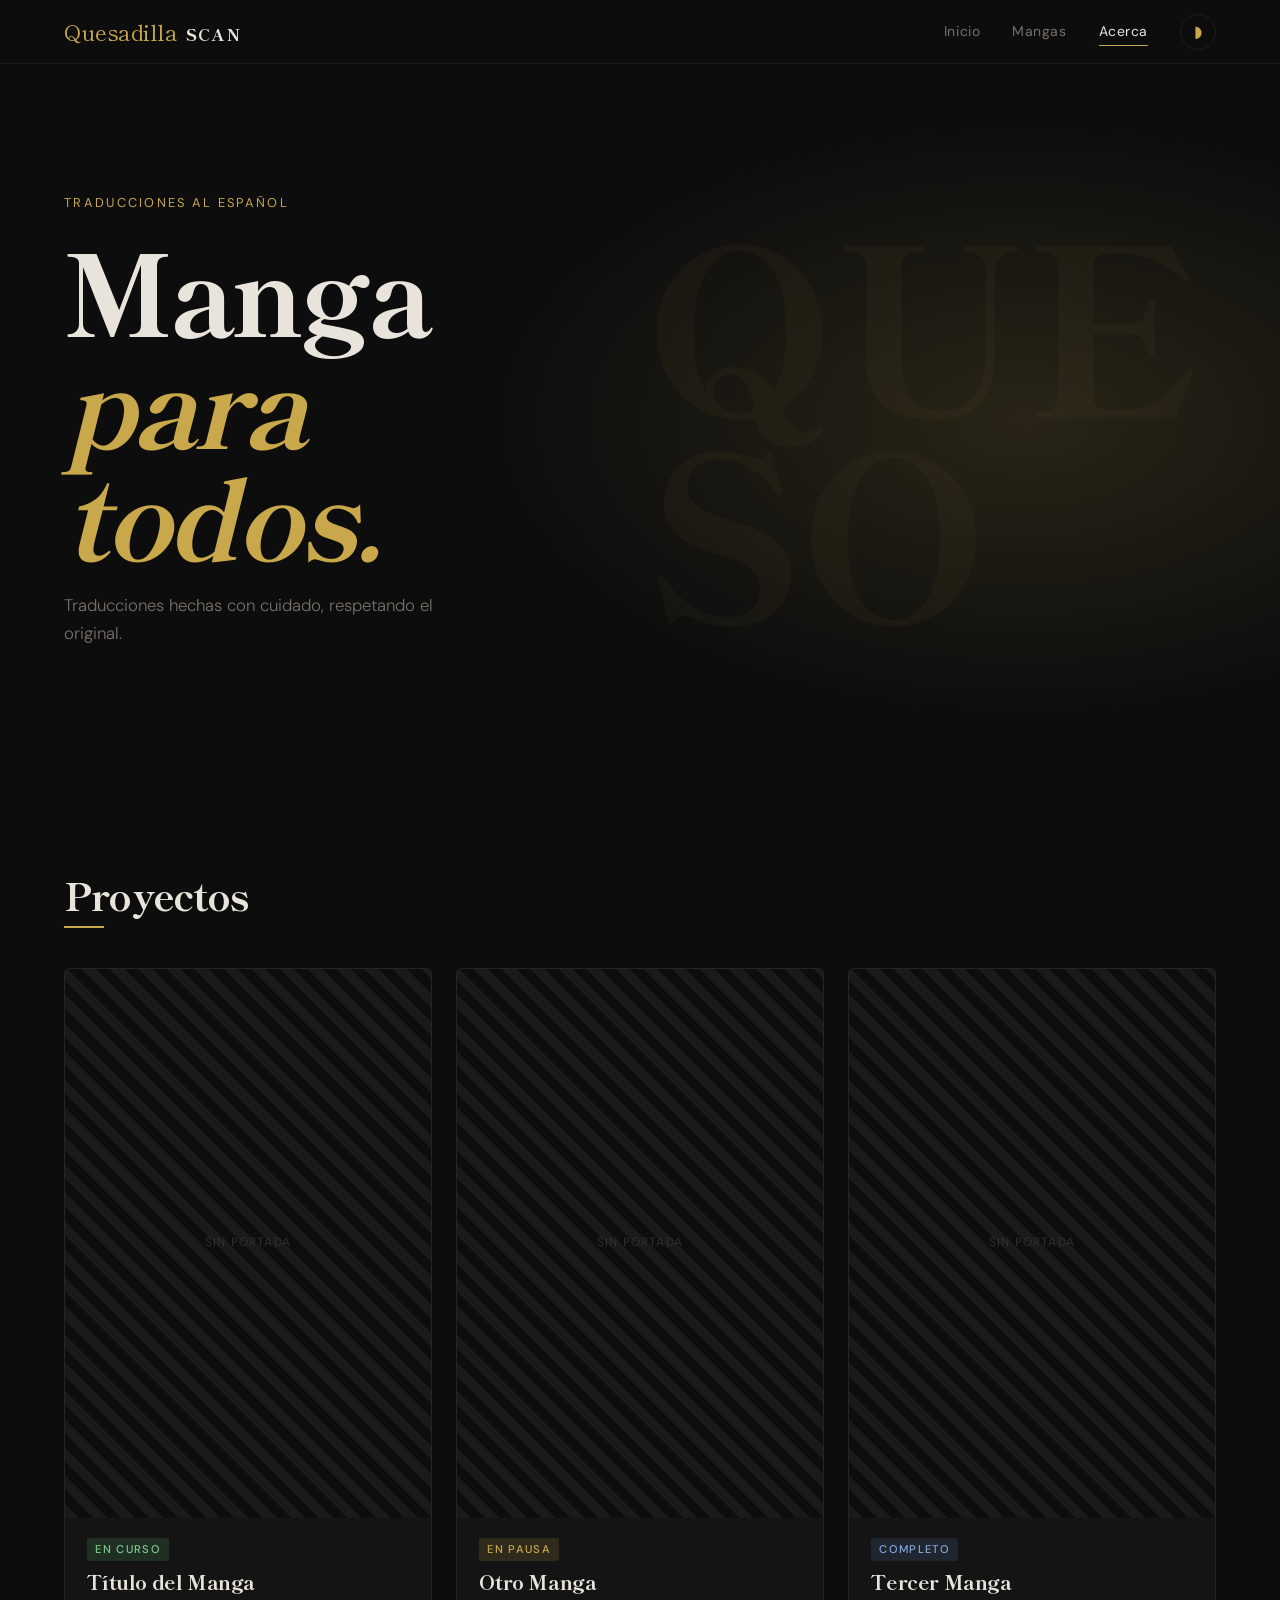
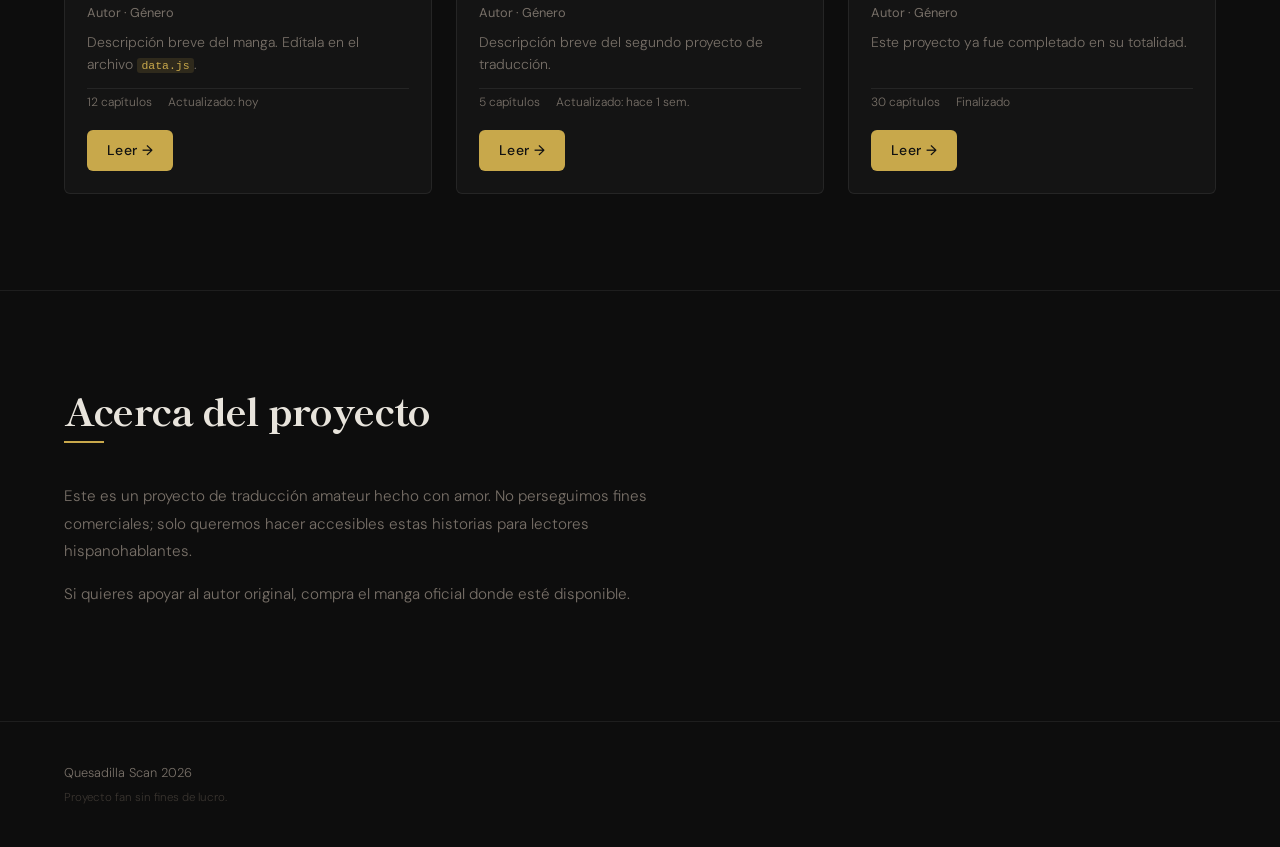
<file: index.html>
<!DOCTYPE html>
<html lang="es" data-theme="dark">
<head>
  <meta charset="UTF-8" />
  <meta name="viewport" content="width=device-width, initial-scale=1.0" />
  <title>Quesadilla Scan</title>
  <link rel="preconnect" href="https://fonts.googleapis.com" />
  <link rel="preconnect" href="https://fonts.gstatic.com" crossorigin />
  <link href="https://fonts.googleapis.com/css2?family=Shippori+Mincho:wght@400;600;800&family=DM+Sans:wght@300;400;500&display=swap" rel="stylesheet" />
  <link rel="stylesheet" href="style.css" />
</head>
<body>

  <!-- HEADER -->
  <header class="site-header">
    <a href="index.html" class="logo">
      <span class="logo-jp">Quesadilla </span>
      <span class="logo-text">Scan</span>
    </a>
    <nav class="nav-links">
      <a href="index.html" class="nav-link active">Inicio</a>
      <a href="#mangas" class="nav-link">Mangas</a>
      <a href="#about" class="nav-link">Acerca</a>
    </nav>
    <button class="theme-toggle" id="themeToggle" aria-label="Cambiar tema">
      <span class="theme-icon sun">☀</span>
      <span class="theme-icon moon">◗</span>
    </button>
  </header>

  <!-- HERO -->
  <section class="hero">
    <div class="hero-content">
      <p class="hero-eyebrow">Traducciones al español</p>
      <h1 class="hero-title">Manga<br /><em>para todos.</em></h1>
      <p class="hero-sub">Traducciones hechas con cuidado, respetando el original.</p>
    </div>
    <div class="hero-deco" aria-hidden="true">
      <span class="deco-char">QUE</span>
      <span class="deco-char">SO</span>
    </div>
  </section>

  <!-- MANGA GRID -->
  <main id="mangas" class="manga-section">
    <h2 class="section-title">Proyectos</h2>

    <div class="manga-grid" id="mangaGrid">

      <!-- Card ejemplo 1 -->
      <article class="manga-card">
        <div class="manga-cover placeholder-cover">
          <span class="placeholder-text">Sin portada</span>
        </div>
        <div class="manga-info">
          <span class="manga-status status-active">En curso</span>
          <h3 class="manga-title">Título del Manga</h3>
          <p class="manga-author">Autor · Género</p>
          <p class="manga-desc">Descripción breve del manga. Edítala en el archivo <code>data.js</code>.</p>
          <div class="manga-meta">
            <span>12 capítulos</span>
            <span>Actualizado: hoy</span>
          </div>
          <a href="manga.html" class="btn-primary">Leer →</a>
        </div>
      </article>

      <!-- Card ejemplo 2 -->
      <article class="manga-card">
        <div class="manga-cover placeholder-cover">
          <span class="placeholder-text">Sin portada</span>
        </div>
        <div class="manga-info">
          <span class="manga-status status-hiatus">En pausa</span>
          <h3 class="manga-title">Otro Manga</h3>
          <p class="manga-author">Autor · Género</p>
          <p class="manga-desc">Descripción breve del segundo proyecto de traducción.</p>
          <div class="manga-meta">
            <span>5 capítulos</span>
            <span>Actualizado: hace 1 sem.</span>
          </div>
          <a href="manga.html" class="btn-primary">Leer →</a>
        </div>
      </article>

      <!-- Card ejemplo 3 -->
      <article class="manga-card">
        <div class="manga-cover placeholder-cover">
          <span class="placeholder-text">Sin portada</span>
        </div>
        <div class="manga-info">
          <span class="manga-status status-complete">Completo</span>
          <h3 class="manga-title">Tercer Manga</h3>
          <p class="manga-author">Autor · Género</p>
          <p class="manga-desc">Este proyecto ya fue completado en su totalidad.</p>
          <div class="manga-meta">
            <span>30 capítulos</span>
            <span>Finalizado</span>
          </div>
          <a href="manga.html" class="btn-primary">Leer →</a>
        </div>
      </article>

    </div>
  </main>

  <!-- ABOUT -->
  <section id="about" class="about-section">
    <div class="about-inner">
      <h2 class="section-title">Acerca del proyecto</h2>
      <p>Este es un proyecto de traducción amateur hecho con amor. No perseguimos fines comerciales; solo queremos hacer accesibles estas historias para lectores hispanohablantes.</p>
      <p>Si quieres apoyar al autor original, compra el manga oficial donde esté disponible.</p>
    </div>
  </section>

  <!-- FOOTER -->
  <footer class="site-footer">
    <p>Quesadilla Scan <span id="year"></span></p>
    <p class="footer-small">Proyecto fan sin fines de lucro.</p>
  </footer>

  <script src="main.js"></script>
</body>
</html>
</file>
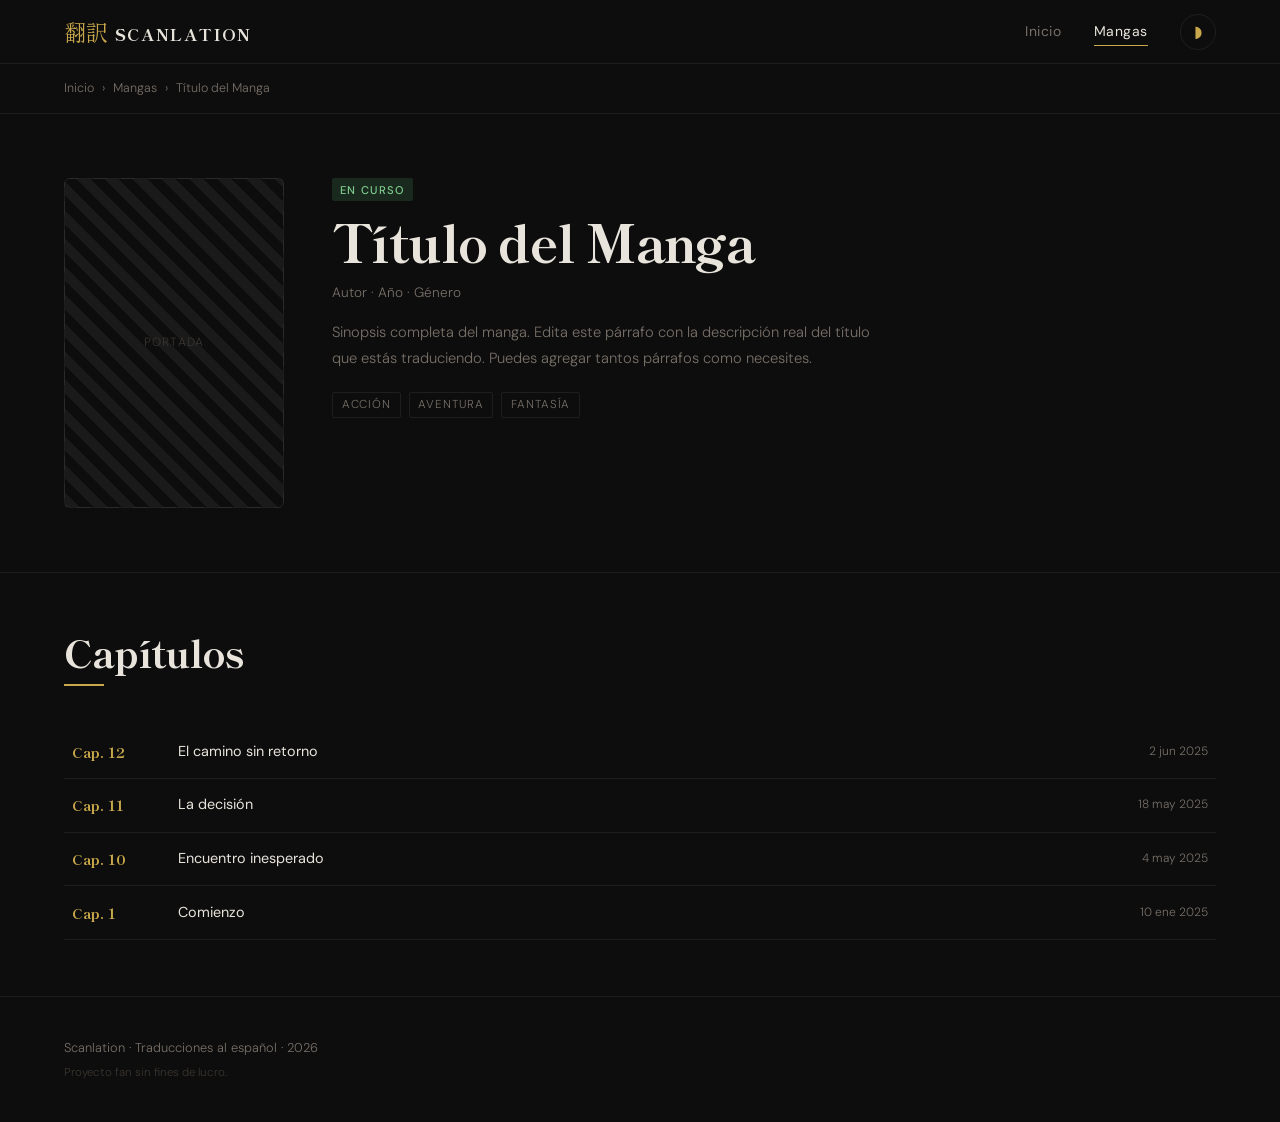
<file: manga.html>
<!DOCTYPE html>
<html lang="es" data-theme="dark">
<head>
  <meta charset="UTF-8" />
  <meta name="viewport" content="width=device-width, initial-scale=1.0" />
  <title>Título del Manga — Scanlation</title>
  <link rel="preconnect" href="https://fonts.googleapis.com" />
  <link rel="preconnect" href="https://fonts.gstatic.com" crossorigin />
  <link href="https://fonts.googleapis.com/css2?family=Shippori+Mincho:wght@400;600;800&family=DM+Sans:wght@300;400;500&display=swap" rel="stylesheet" />
  <link rel="stylesheet" href="style.css" />
  <link rel="stylesheet" href="manga.css" />
</head>
<body>

  <!-- HEADER (mismo que index) -->
  <header class="site-header">
    <a href="index.html" class="logo">
      <span class="logo-jp">翻訳</span>
      <span class="logo-text">Scanlation</span>
    </a>
    <nav class="nav-links">
      <a href="index.html" class="nav-link">Inicio</a>
      <a href="index.html#mangas" class="nav-link active">Mangas</a>
    </nav>
    <button class="theme-toggle" id="themeToggle" aria-label="Cambiar tema">
      <span class="theme-icon sun">☀</span>
      <span class="theme-icon moon">◗</span>
    </button>
  </header>

  <!-- BREADCRUMB -->
  <div class="breadcrumb">
    <a href="index.html">Inicio</a>
    <span>›</span>
    <a href="index.html#mangas">Mangas</a>
    <span>›</span>
    <span>Título del Manga</span>
  </div>

  <!-- MANGA INFO -->
  <section class="manga-detail">
    <div class="detail-cover">
      <div class="placeholder-cover detail-placeholder">
        <span class="placeholder-text">Portada</span>
      </div>
    </div>
    <div class="detail-info">
      <span class="manga-status status-active">En curso</span>
      <h1 class="detail-title">Título del Manga</h1>
      <p class="detail-author">Autor · Año · Género</p>
      <p class="detail-desc">
        Sinopsis completa del manga. Edita este párrafo con la descripción real del título que estás traduciendo. Puedes agregar tantos párrafos como necesites.
      </p>
      <div class="detail-tags">
        <span class="tag">Acción</span>
        <span class="tag">Aventura</span>
        <span class="tag">Fantasía</span>
      </div>
    </div>
  </section>

  <!-- CHAPTER LIST -->
  <section class="chapter-section">
    <h2 class="section-title">Capítulos</h2>
    <ul class="chapter-list" id="chapterList">

      <li class="chapter-item">
        <a href="reader.html?manga=titulo&cap=12" class="chapter-link">
          <span class="chapter-num">Cap. 12</span>
          <span class="chapter-name">El camino sin retorno</span>
          <span class="chapter-date">2 jun 2025</span>
        </a>
      </li>

      <li class="chapter-item">
        <a href="reader.html?manga=titulo&cap=11" class="chapter-link">
          <span class="chapter-num">Cap. 11</span>
          <span class="chapter-name">La decisión</span>
          <span class="chapter-date">18 may 2025</span>
        </a>
      </li>

      <li class="chapter-item">
        <a href="reader.html?manga=titulo&cap=10" class="chapter-link">
          <span class="chapter-num">Cap. 10</span>
          <span class="chapter-name">Encuentro inesperado</span>
          <span class="chapter-date">4 may 2025</span>
        </a>
      </li>

      <li class="chapter-item">
        <a href="reader.html?manga=titulo&cap=1" class="chapter-link">
          <span class="chapter-num">Cap. 1</span>
          <span class="chapter-name">Comienzo</span>
          <span class="chapter-date">10 ene 2025</span>
        </a>
      </li>

    </ul>
  </section>

  <footer class="site-footer">
    <p>Scanlation · Traducciones al español · <span id="year"></span></p>
    <p class="footer-small">Proyecto fan sin fines de lucro.</p>
  </footer>

  <script src="main.js"></script>
</body>
</html>
</file>
<file: style.css>
/* ─── RESET & BASE ─────────────────────────────────────────── */
*, *::before, *::after { box-sizing: border-box; margin: 0; padding: 0; }

/* ─── TOKENS ────────────────────────────────────────────────── */
:root {
  --accent:       #c8a84b;
  --accent-dim:   #a8883a;
  --accent-glow:  rgba(200, 168, 75, 0.15);

  /* dark (default) */
  --bg:           #0d0d0d;
  --bg-card:      #141414;
  --bg-hover:     #1a1a1a;
  --border:       rgba(255,255,255,0.07);
  --text:         #e8e4dc;
  --text-muted:   #787068;
  --text-faint:   #3a3530;
  --deco-color:   rgba(200,168,75,0.04);

  --radius:       6px;
  --transition:   0.22s ease;
}

[data-theme="light"] {
  --bg:           #f5f3ef;
  --bg-card:      #ffffff;
  --bg-hover:     #f0ede8;
  --border:       rgba(0,0,0,0.08);
  --text:         #1a1714;
  --text-muted:   #7a736a;
  --text-faint:   #d8d0c8;
  --deco-color:   rgba(200,168,75,0.06);
}

/* ─── TYPOGRAPHY ────────────────────────────────────────────── */
html { font-size: 16px; scroll-behavior: smooth; }

body {
  font-family: 'DM Sans', sans-serif;
  font-weight: 300;
  background: var(--bg);
  color: var(--text);
  line-height: 1.65;
  transition: background var(--transition), color var(--transition);
  min-height: 100vh;
}

h1, h2, h3 {
  font-family: 'Shippori Mincho', serif;
  font-weight: 800;
  line-height: 1.15;
}

code {
  font-size: 0.82em;
  background: var(--accent-glow);
  color: var(--accent);
  padding: 0.1em 0.35em;
  border-radius: 3px;
}

/* ─── HEADER ────────────────────────────────────────────────── */
.site-header {
  position: sticky;
  top: 0;
  z-index: 100;
  display: flex;
  align-items: center;
  gap: 2rem;
  padding: 0 clamp(1.5rem, 5vw, 4rem);
  height: 64px;
  background: var(--bg);
  border-bottom: 1px solid var(--border);
  transition: background var(--transition), border-color var(--transition);
}

.logo {
  display: flex;
  align-items: baseline;
  gap: 0.5rem;
  text-decoration: none;
  color: var(--text);
}

.logo-jp {
  font-family: 'Shippori Mincho', serif;
  font-size: 1.4rem;
  color: var(--accent);
  letter-spacing: -0.02em;
}

.logo-text {
  font-family: 'Shippori Mincho', serif;
  font-weight: 800;
  font-size: 1.05rem;
  letter-spacing: 0.08em;
  text-transform: uppercase;
}

.nav-links {
  display: flex;
  gap: 2rem;
  margin-left: auto;
}

.nav-link {
  text-decoration: none;
  color: var(--text-muted);
  font-size: 0.875rem;
  font-weight: 400;
  letter-spacing: 0.04em;
  transition: color var(--transition);
  position: relative;
}

.nav-link::after {
  content: '';
  position: absolute;
  bottom: -3px;
  left: 0;
  width: 0;
  height: 1px;
  background: var(--accent);
  transition: width var(--transition);
}

.nav-link:hover,
.nav-link.active {
  color: var(--text);
}

.nav-link:hover::after,
.nav-link.active::after {
  width: 100%;
}

/* ─── THEME TOGGLE ──────────────────────────────────────────── */
.theme-toggle {
  width: 36px;
  height: 36px;
  border-radius: 50%;
  border: 1px solid var(--border);
  background: transparent;
  cursor: pointer;
  display: grid;
  place-items: center;
  transition: border-color var(--transition), background var(--transition);
  flex-shrink: 0;
}

.theme-toggle:hover {
  background: var(--bg-hover);
  border-color: var(--accent);
}

.theme-icon {
  position: absolute;
  font-size: 1rem;
  line-height: 1;
  transition: opacity 0.2s, transform 0.2s;
  color: var(--accent);
}

[data-theme="dark"] .sun  { opacity: 0; transform: scale(0.5); }
[data-theme="dark"] .moon { opacity: 1; transform: scale(1); }
[data-theme="light"] .sun  { opacity: 1; transform: scale(1); }
[data-theme="light"] .moon { opacity: 0; transform: scale(0.5); }

/* ─── HERO ──────────────────────────────────────────────────── */
.hero {
  position: relative;
  overflow: hidden;
  min-height: 50vh;
  display: flex;
  align-items: center;
  padding: clamp(4rem, 10vw, 8rem) clamp(1.5rem, 5vw, 4rem);
}

.hero::before {
  content: '';
  position: absolute;
  inset: 0;
  background: radial-gradient(ellipse 60% 60% at 80% 50%, var(--accent-glow), transparent 70%);
  pointer-events: none;
}

.hero-content {
  position: relative;
  z-index: 1;
  max-width: 560px;
}

.hero-eyebrow {
  font-size: 0.8rem;
  letter-spacing: 0.18em;
  text-transform: uppercase;
  color: var(--accent);
  margin-bottom: 1.2rem;
  font-weight: 400;
}

.hero-title {
  font-size: clamp(3.5rem, 9vw, 7rem);
  line-height: 1;
  margin-bottom: 1.5rem;
  letter-spacing: -0.03em;
}

.hero-title em {
  font-style: italic;
  color: var(--accent);
}

.hero-sub {
  font-size: 1.05rem;
  color: var(--text-muted);
  max-width: 380px;
  font-weight: 300;
}

/* decorative kanji */
.hero-deco {
  position: absolute;
  right: clamp(1rem, 6vw, 5rem);
  top: 50%;
  transform: translateY(-50%);
  display: flex;
  flex-direction: column;
  gap: 0;
  line-height: 1;
  pointer-events: none;
  user-select: none;
}

.deco-char {
  font-family: 'Shippori Mincho', serif;
  font-size: clamp(6rem, 18vw, 16rem);
  font-weight: 800;
  color: var(--deco-color);
  transition: color var(--transition);
  display: block;
  line-height: 0.9;
}

/* ─── SECTION TITLE ─────────────────────────────────────────── */
.section-title {
  font-size: clamp(1.6rem, 4vw, 2.4rem);
  margin-bottom: 2.5rem;
  letter-spacing: -0.02em;
  position: relative;
  padding-bottom: 0.75rem;
}

.section-title::after {
  content: '';
  position: absolute;
  bottom: 0;
  left: 0;
  width: 2.5rem;
  height: 2px;
  background: var(--accent);
}

/* ─── MANGA SECTION ─────────────────────────────────────────── */
.manga-section {
  padding: clamp(3rem, 8vw, 6rem) clamp(1.5rem, 5vw, 4rem);
}

.manga-grid {
  display: grid;
  grid-template-columns: repeat(auto-fill, minmax(300px, 1fr));
  gap: 1.5rem;
}

/* ─── MANGA CARD ─────────────────────────────────────────────── */
.manga-card {
  background: var(--bg-card);
  border: 1px solid var(--border);
  border-radius: var(--radius);
  overflow: hidden;
  display: flex;
  flex-direction: column;
  transition: border-color var(--transition), transform var(--transition), box-shadow var(--transition);
}

.manga-card:hover {
  border-color: var(--accent-dim);
  transform: translateY(-3px);
  box-shadow: 0 12px 32px rgba(0,0,0,0.35);
}

/* Cover */
.manga-cover {
  width: 100%;
  aspect-ratio: 2/3;
  overflow: hidden;
  background: var(--bg-hover);
}

.manga-cover img {
  width: 100%;
  height: 100%;
  object-fit: cover;
  display: block;
  transition: transform 0.4s ease;
}

.manga-card:hover .manga-cover img {
  transform: scale(1.04);
}

.placeholder-cover {
  display: grid;
  place-items: center;
  aspect-ratio: 2/3;
  background: repeating-linear-gradient(
    45deg,
    var(--bg-hover),
    var(--bg-hover) 10px,
    var(--bg) 10px,
    var(--bg) 20px
  );
}

.placeholder-text {
  font-size: 0.75rem;
  letter-spacing: 0.1em;
  color: var(--text-faint);
  text-transform: uppercase;
}

/* Info */
.manga-info {
  padding: 1.25rem 1.4rem 1.4rem;
  display: flex;
  flex-direction: column;
  gap: 0.55rem;
  flex: 1;
}

.manga-status {
  font-size: 0.7rem;
  font-weight: 500;
  letter-spacing: 0.12em;
  text-transform: uppercase;
  padding: 0.2em 0.7em;
  border-radius: 2px;
  align-self: flex-start;
}

.status-active   { background: rgba(100, 200, 120, 0.15); color: #7dcc8e; }
.status-hiatus   { background: rgba(200, 168, 75, 0.15);  color: var(--accent); }
.status-complete { background: rgba(100, 140, 200, 0.15); color: #88aadd; }

.manga-title {
  font-size: 1.25rem;
  font-weight: 800;
  letter-spacing: -0.02em;
  line-height: 1.2;
}

.manga-author {
  font-size: 0.8rem;
  color: var(--text-muted);
  font-weight: 400;
}

.manga-desc {
  font-size: 0.875rem;
  color: var(--text-muted);
  line-height: 1.55;
  flex: 1;
}

.manga-meta {
  display: flex;
  gap: 1rem;
  font-size: 0.75rem;
  color: var(--text-muted);
  padding-top: 0.25rem;
  border-top: 1px solid var(--border);
  margin-top: 0.25rem;
}

/* ─── BUTTON ─────────────────────────────────────────────────── */
.btn-primary {
  display: inline-block;
  margin-top: 0.5rem;
  padding: 0.55rem 1.2rem;
  background: var(--accent);
  color: #111;
  text-decoration: none;
  font-weight: 500;
  font-size: 0.875rem;
  letter-spacing: 0.04em;
  border-radius: var(--radius);
  border: none;
  cursor: pointer;
  align-self: flex-start;
  transition: background var(--transition), transform var(--transition);
}

.btn-primary:hover {
  background: #d4b05a;
  transform: translateX(2px);
}

.btn-primary:active {
  transform: translateX(0);
}

/* ─── ABOUT ──────────────────────────────────────────────────── */
.about-section {
  padding: clamp(3rem, 8vw, 6rem) clamp(1.5rem, 5vw, 4rem);
  border-top: 1px solid var(--border);
}

.about-inner {
  max-width: 640px;
}

.about-inner p {
  color: var(--text-muted);
  line-height: 1.8;
  margin-bottom: 1rem;
  font-size: 0.95rem;
}

/* ─── FOOTER ─────────────────────────────────────────────────── */
.site-footer {
  padding: 2.5rem clamp(1.5rem, 5vw, 4rem);
  border-top: 1px solid var(--border);
  font-size: 0.8rem;
  color: var(--text-muted);
  display: flex;
  flex-direction: column;
  gap: 0.3rem;
}

.footer-small {
  color: var(--text-faint);
  font-size: 0.72rem;
}

/* ─── RESPONSIVE ─────────────────────────────────────────────── */
@media (max-width: 640px) {
  .nav-links { display: none; }
  .hero-deco { display: none; }
  .manga-grid { grid-template-columns: 1fr; }
}

/* ─── ANIMATIONS ─────────────────────────────────────────────── */
@keyframes fadeUp {
  from { opacity: 0; transform: translateY(20px); }
  to   { opacity: 1; transform: translateY(0); }
}

.hero-content  { animation: fadeUp 0.6s ease both; }
.section-title { animation: fadeUp 0.5s ease both 0.1s; }
.manga-card    { animation: fadeUp 0.5s ease both; }
.manga-card:nth-child(2) { animation-delay: 0.1s; }
.manga-card:nth-child(3) { animation-delay: 0.2s; }
</file>
<file: manga.css>
/* ─── BREADCRUMB ─────────────────────────────────────────────── */
.breadcrumb {
  padding: 0.9rem clamp(1.5rem, 5vw, 4rem);
  font-size: 0.78rem;
  color: var(--text-muted);
  display: flex;
  gap: 0.5rem;
  align-items: center;
  border-bottom: 1px solid var(--border);
}

.breadcrumb a {
  color: var(--text-muted);
  text-decoration: none;
  transition: color var(--transition);
}

.breadcrumb a:hover { color: var(--accent); }

/* ─── MANGA DETAIL ──────────────────────────────────────────── */
.manga-detail {
  display: grid;
  grid-template-columns: 220px 1fr;
  gap: 3rem;
  padding: clamp(2rem, 6vw, 4rem) clamp(1.5rem, 5vw, 4rem);
  align-items: start;
}

@media (max-width: 600px) {
  .manga-detail {
    grid-template-columns: 1fr;
    gap: 1.5rem;
  }
  .detail-placeholder { aspect-ratio: 2/3; max-width: 180px; }
}

.detail-cover {
  position: sticky;
  top: 80px;
}

.detail-placeholder {
  width: 100%;
  aspect-ratio: 2/3;
  border-radius: var(--radius);
  border: 1px solid var(--border);
}

.detail-info {
  display: flex;
  flex-direction: column;
  gap: 0.75rem;
}

.detail-title {
  font-size: clamp(2rem, 5vw, 3.2rem);
  letter-spacing: -0.03em;
  line-height: 1.1;
}

.detail-author {
  font-size: 0.85rem;
  color: var(--text-muted);
}

.detail-desc {
  color: var(--text-muted);
  font-size: 0.92rem;
  line-height: 1.75;
  max-width: 540px;
  margin-top: 0.25rem;
}

.detail-tags {
  display: flex;
  flex-wrap: wrap;
  gap: 0.5rem;
  margin-top: 0.5rem;
}

.tag {
  font-size: 0.72rem;
  letter-spacing: 0.08em;
  text-transform: uppercase;
  padding: 0.25em 0.75em;
  border: 1px solid var(--border);
  border-radius: 2px;
  color: var(--text-muted);
  transition: border-color var(--transition), color var(--transition);
}

.tag:hover {
  border-color: var(--accent);
  color: var(--accent);
}

/* ─── CHAPTER LIST ──────────────────────────────────────────── */
.chapter-section {
  padding: clamp(2rem, 5vw, 3.5rem) clamp(1.5rem, 5vw, 4rem);
  border-top: 1px solid var(--border);
}

.chapter-list {
  list-style: none;
  display: flex;
  flex-direction: column;
  gap: 0;
}

.chapter-item {
  border-bottom: 1px solid var(--border);
}

.chapter-link {
  display: grid;
  grid-template-columns: 90px 1fr auto;
  align-items: center;
  gap: 1rem;
  padding: 0.9rem 0.5rem;
  text-decoration: none;
  color: var(--text);
  transition: background var(--transition), padding-left var(--transition);
  border-radius: var(--radius);
}

.chapter-link:hover {
  background: var(--bg-card);
  padding-left: 1rem;
}

.chapter-num {
  font-family: 'Shippori Mincho', serif;
  font-weight: 800;
  font-size: 0.9rem;
  color: var(--accent);
  flex-shrink: 0;
}

.chapter-name {
  font-size: 0.9rem;
  font-weight: 400;
}

.chapter-date {
  font-size: 0.75rem;
  color: var(--text-muted);
  white-space: nowrap;
  flex-shrink: 0;
}

@media (max-width: 480px) {
  .chapter-link {
    grid-template-columns: 75px 1fr;
  }
  .chapter-date { display: none; }
}
</file>
